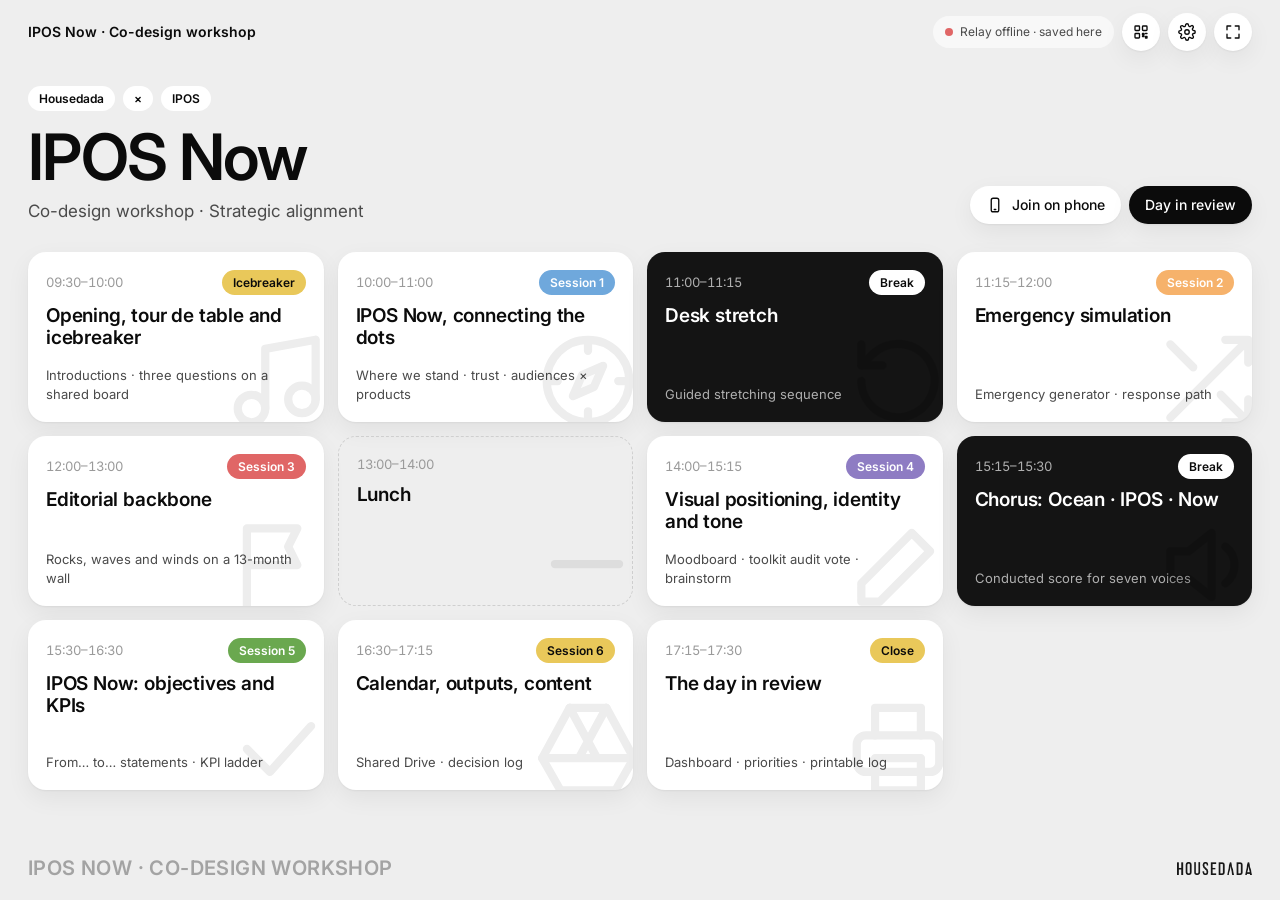
<file: index.html>
<!doctype html>
<html lang="en-GB">
<head>
<meta charset="utf-8">
<meta name="viewport" content="width=device-width,initial-scale=1,viewport-fit=cover">
<title>IPOS Now · Workshop board</title>
<meta name="description" content="Facilitator board for the IPOS Now co-design workshop, by Housedada.">
<link rel="preconnect" href="https://fonts.googleapis.com">
<link rel="preconnect" href="https://fonts.gstatic.com" crossorigin>
<link href="https://fonts.googleapis.com/css2?family=Inter:wght@400;500;600;700&display=swap" rel="stylesheet">
<link rel="stylesheet" href="css/style.css">
<link rel="icon" href="data:image/svg+xml,%3Csvg xmlns='http://www.w3.org/2000/svg' viewBox='0 0 32 32'%3E%3Crect width='32' height='32' rx='8' fill='%23111'/%3E%3Cpath d='M6 19c3 0 3-4 6-4s3 4 6 4 3-4 6-4' stroke='%23fff' stroke-width='2.4' fill='none' stroke-linecap='round'/%3E%3C/svg%3E">
</head>
<body>
<div id="app">
  <header class="top"><nav class="crumbs" id="crumbs"></nav><div class="top-actions" id="topActions"></div></header>
  <main id="view"></main>
  <footer class="foot"><div class="foot-label" id="footLabel"></div><img class="wordmark" src="assets/housedada.png" alt="Housedada"></footer>
</div>
<div id="print"></div>
<script>window.IPOS_ROLE = "board";</script>
<script src="js/vendor/mqtt.min.js"></script>
<script src="js/vendor/qrcode.js"></script>
<script src="js/config.js"></script>
<script src="js/core.js"></script>
<script src="js/board.js"></script>
</body>
</html>
</file>
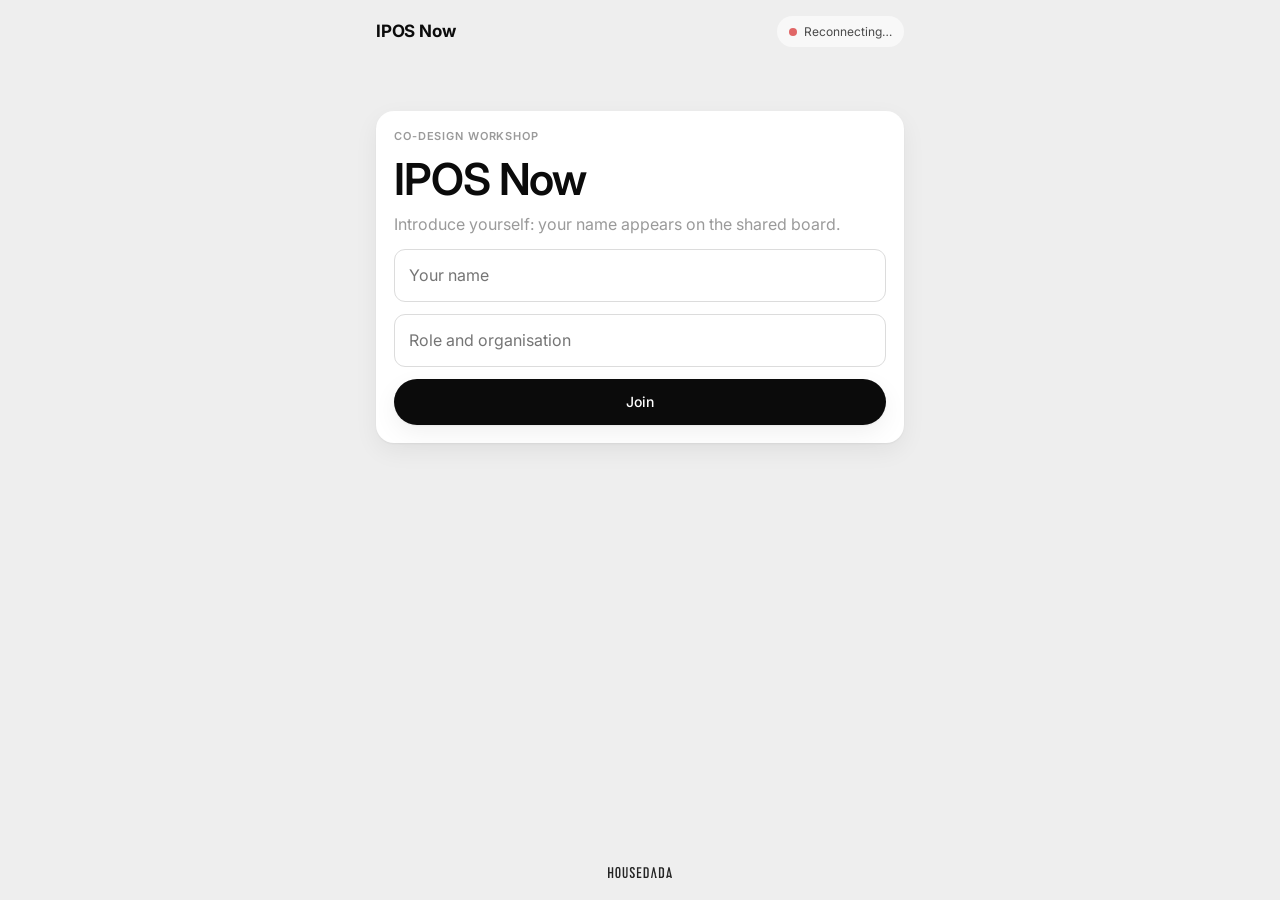
<file: m.html>
<!doctype html>
<html lang="en-GB">
<head>
<meta charset="utf-8">
<meta name="viewport" content="width=device-width,initial-scale=1,viewport-fit=cover">
<meta name="theme-color" content="#EEEEEE">
<title>IPOS Now · Contribute</title>
<meta name="description" content="Participant view of the IPOS Now co-design workshop, by Housedada.">
<link rel="preconnect" href="https://fonts.googleapis.com">
<link rel="preconnect" href="https://fonts.gstatic.com" crossorigin>
<link href="https://fonts.googleapis.com/css2?family=Inter:wght@400;500;600;700&display=swap" rel="stylesheet">
<link rel="stylesheet" href="css/style.css">
<link rel="icon" href="data:image/svg+xml,%3Csvg xmlns='http://www.w3.org/2000/svg' viewBox='0 0 32 32'%3E%3Crect width='32' height='32' rx='8' fill='%23111'/%3E%3Cpath d='M6 19c3 0 3-4 6-4s3 4 6 4 3-4 6-4' stroke='%23fff' stroke-width='2.4' fill='none' stroke-linecap='round'/%3E%3C/svg%3E">
</head>
<body class="mobile">
<div class="m-app">
  <header class="m-top"><div class="m-brand">IPOS Now</div><span id="sync"></span></header>
  <main class="m-main" id="mv"></main>
  <footer class="m-foot"><img src="assets/housedada.png" alt="Housedada"></footer>
</div>
<script>window.IPOS_ROLE = "phone";</script>
<script src="js/vendor/mqtt.min.js"></script>
<script src="js/config.js"></script>
<script src="js/core.js"></script>
<script src="js/mobile.js"></script>
</body>
</html>
</file>
<file: css/style.css>
/* IPOS Now · Co-design workshop — Housedada
   Visual identity: light grey ground, Inter, rounded tiles, pastel tags. */

:root{
  --bg:#EEEEEE; --paper:#FFFFFF; --ink:#0B0B0B; --ink2:#4A4A4A; --muted:#9A9A9A; --line:#DCDCDC; --dark:#141414;
  --orange:#F6B26B; --blue:#6FA8DC; --red:#E06666; --purple:#8E7CC3; --green:#6AA84F; --yellow:#E9C85A;
  --t-orange:#FCE6CC; --t-blue:#D9E8F6; --t-red:#F7D6D6; --t-purple:#E4DFF2; --t-green:#DAEDD2; --t-yellow:#F8EDC6; --t-white:#FFFFFF;
  --r:18px; --r-s:11px; --r-xs:8px;
  --sh:0 1px 2px rgba(0,0,0,.05),0 8px 24px rgba(0,0,0,.06);
  --sh-lift:0 2px 4px rgba(0,0,0,.06),0 18px 40px rgba(0,0,0,.12);
  --ease:cubic-bezier(.2,.8,.2,1);
  --top:64px; --foot:64px;
  font-synthesis:none;
}
*{box-sizing:border-box}
html,body{margin:0;height:100%}
body{background:var(--bg);color:var(--ink);font-family:Inter,system-ui,-apple-system,"Segoe UI",Roboto,sans-serif;font-size:15px;line-height:1.45;-webkit-font-smoothing:antialiased;overflow:hidden}
button,input,textarea,select{font:inherit;color:inherit}
button{cursor:pointer}
a{color:inherit}
::selection{background:var(--t-blue)}

/* ---------- shell ---------- */
#app{display:grid;grid-template-rows:var(--top) 1fr var(--foot);height:100vh;height:100dvh}
.top{display:flex;align-items:center;justify-content:space-between;gap:16px;padding:0 28px;min-width:0}
.crumbs{display:flex;align-items:center;gap:8px;font-size:14px;color:var(--muted);min-width:0;white-space:nowrap;overflow:hidden}
.crumbs a{text-decoration:none;color:var(--ink2);padding:6px 12px;border-radius:999px;background:var(--paper);box-shadow:var(--sh);transition:transform .2s var(--ease)}
.crumbs a:hover{transform:translateY(-1px)}
.crumbs .sep{opacity:.6}
.crumbs .here{color:var(--ink);font-weight:600;overflow:hidden;text-overflow:ellipsis}
.top-actions{display:flex;align-items:center;gap:8px;flex-shrink:0}
main#view{position:relative;overflow:hidden;min-height:0}
.foot{display:flex;align-items:center;justify-content:space-between;padding:0 28px;gap:16px}
.foot-label{font-size:20px;font-weight:600;letter-spacing:.02em;color:#A3A3A3;text-transform:uppercase;white-space:nowrap;overflow:hidden;text-overflow:ellipsis}
.wordmark{height:13px;opacity:.9}

/* ---------- primitives ---------- */
.btn{display:inline-flex;align-items:center;gap:8px;border:0;border-radius:999px;padding:9px 16px;background:var(--paper);box-shadow:var(--sh);font-size:14px;font-weight:500;transition:transform .2s var(--ease),box-shadow .2s var(--ease),background .2s}
.btn:hover{transform:translateY(-1px);box-shadow:var(--sh-lift)}
.btn:active{transform:translateY(0) scale(.98)}
.btn.dark{background:var(--ink);color:#fff}
.btn.ghost{background:transparent;box-shadow:none}
.btn.ghost:hover{background:rgba(0,0,0,.05)}
.btn.icon{padding:9px;width:38px;height:38px;justify-content:center}
.btn.sm{padding:6px 12px;font-size:13px}
.btn[disabled]{opacity:.4;pointer-events:none}
.btn svg{width:18px;height:18px;flex-shrink:0}
.btn.live{background:var(--ink);color:#fff}
.btn.live .dot{background:#7CF29A}
.dot{width:8px;height:8px;border-radius:50%;background:var(--muted);display:inline-block}
.btn.live .dot,.pulse{animation:pulse 1.8s infinite}
@keyframes pulse{0%{box-shadow:0 0 0 0 rgba(124,242,154,.7)}70%{box-shadow:0 0 0 8px rgba(124,242,154,0)}100%{box-shadow:0 0 0 0 rgba(124,242,154,0)}}
.pill{display:inline-flex;align-items:center;gap:6px;border-radius:999px;padding:4px 11px;font-size:12px;font-weight:600;background:var(--paper);color:var(--ink);white-space:nowrap}
.pill.orange{background:var(--orange)} .pill.blue{background:var(--blue)} .pill.red{background:var(--red)} .pill.purple{background:var(--purple)} .pill.green{background:var(--green)} .pill.yellow{background:var(--yellow)}
.pill.orange,.pill.blue,.pill.red,.pill.purple,.pill.green{color:#fff}
.sync{font-size:12px;color:var(--ink2);display:inline-flex;align-items:center;gap:7px;padding:7px 12px;border-radius:999px;background:rgba(255,255,255,.6)}
.sync .dot.ok{background:var(--green)} .sync .dot.busy{background:var(--orange)} .sync .dot.err{background:var(--red)} .sync .dot.local{background:var(--muted)}
.input,.textarea,.select{width:100%;border:1px solid var(--line);background:var(--paper);border-radius:var(--r-s);padding:10px 12px;outline:none;transition:border-color .2s,box-shadow .2s}
.input:focus,.textarea:focus,.select:focus{border-color:#B8B8B8;box-shadow:0 0 0 4px rgba(0,0,0,.05)}
.textarea{resize:vertical;min-height:84px}
.label{font-size:11px;font-weight:600;letter-spacing:.08em;text-transform:uppercase;color:var(--muted)}
.h-xl{font-size:clamp(36px,5vw,64px);font-weight:600;letter-spacing:-.025em;line-height:1}
.h-l{font-size:28px;font-weight:600;letter-spacing:-.015em;line-height:1.1}
.h-m{font-size:19px;font-weight:600;letter-spacing:-.01em}
.muted{color:var(--muted)}
.tabs{display:inline-flex;background:rgba(0,0,0,.05);border-radius:999px;padding:4px;gap:2px}
.tab{border:0;background:transparent;border-radius:999px;padding:7px 15px;font-size:13.5px;font-weight:500;color:var(--ink2);transition:background .25s var(--ease),color .25s}
.tab.on{background:var(--paper);color:var(--ink);box-shadow:var(--sh)}
.empty{color:var(--muted);font-size:14px;text-align:center;padding:24px}

/* ---------- view frame ---------- */
.frame{position:absolute;inset:0 28px 0 28px;display:flex;flex-direction:column;gap:14px;min-height:0}
.frame-head{display:flex;align-items:flex-end;justify-content:space-between;gap:16px;flex-wrap:wrap}
.frame-head .h-l{display:flex;align-items:center;gap:12px}
.frame-body{flex:1;min-height:0;position:relative}
.panel{background:var(--paper);border-radius:var(--r);box-shadow:var(--sh)}
.scroll{overflow:auto}
.vr{position:absolute;right:-14px;top:0;bottom:0;width:1px;background:#CFCFCF}

/* ---------- entry animations ---------- */
.enter{animation:enter .45s var(--ease) both}
@keyframes enter{from{opacity:0;transform:translateY(10px) scale(.96)}to{opacity:1;transform:none}}
.leave{animation:leave .25s ease both;pointer-events:none}
@keyframes leave{to{opacity:0;transform:scale(.92)}}
.stagger>*{animation:enter .55s var(--ease) both}
.view-in{animation:viewin .5s var(--ease) both}
@keyframes viewin{from{opacity:0;transform:translateY(14px)}to{opacity:1;transform:none}}

/* ---------- landing ---------- */
.landing{position:absolute;inset:0;overflow:auto;padding:12px 28px 28px}
.hero{display:flex;justify-content:space-between;align-items:flex-end;gap:24px;flex-wrap:wrap;margin:10px 0 28px}
.hero .sub{font-size:17px;color:var(--ink2);margin-top:10px}
.grid-agenda{display:grid;grid-template-columns:repeat(auto-fill,minmax(250px,1fr));gap:14px}
.tile{position:relative;display:flex;flex-direction:column;gap:10px;min-height:170px;padding:18px;border-radius:var(--r);background:var(--paper);box-shadow:var(--sh);text-decoration:none;color:inherit;overflow:hidden;transition:transform .3s var(--ease),box-shadow .3s var(--ease)}
.tile:hover{transform:translateY(-3px);box-shadow:var(--sh-lift)}
.tile .time{font-size:13px;color:var(--muted);font-variant-numeric:tabular-nums}
.tile .t-title{font-size:19px;font-weight:600;letter-spacing:-.01em;line-height:1.15}
.tile .t-desc{font-size:13px;color:var(--ink2);margin-top:auto}
.tile .t-top{display:flex;justify-content:space-between;align-items:center}
.tile.dark{background:var(--dark);color:#fff}
.tile.dark .time,.tile.dark .t-desc{color:#AFAFAF}
.tile.muted{background:transparent;box-shadow:none;border:1px dashed #CFCFCF;pointer-events:none}
.tile .live-tag{display:none}
.tile.is-live .live-tag{display:inline-flex}
.tile .glyph{position:absolute;right:-10px;bottom:-14px;width:110px;height:110px;opacity:.07;transition:transform .5s var(--ease),opacity .4s}
.tile:hover .glyph{transform:rotate(-8deg) scale(1.08);opacity:.13}
.tile.dark .glyph{opacity:.16;filter:invert(1)}

/* ---------- drawer ---------- */
.scrim{position:fixed;inset:0;background:rgba(20,20,20,.28);backdrop-filter:blur(2px);z-index:50;animation:fade .25s ease both}
@keyframes fade{from{opacity:0}}
.drawer{position:fixed;top:12px;right:12px;bottom:12px;width:min(460px,calc(100vw - 24px));background:var(--bg);border-radius:var(--r);box-shadow:var(--sh-lift);z-index:51;display:flex;flex-direction:column;animation:slidein .4s var(--ease) both}
@keyframes slidein{from{transform:translateX(30px);opacity:0}}
.drawer-head{display:flex;justify-content:space-between;align-items:center;padding:18px 20px}
.drawer-body{flex:1;overflow:auto;padding:0 20px 24px;display:flex;flex-direction:column;gap:16px}
.field{display:flex;flex-direction:column;gap:6px}
.row{display:flex;gap:8px;align-items:center;flex-wrap:wrap}
.modal{position:fixed;left:50%;top:50%;transform:translate(-50%,-50%);z-index:51;background:var(--paper);border-radius:24px;box-shadow:var(--sh-lift);padding:28px;width:min(560px,calc(100vw - 32px));animation:pop .4s var(--ease) both;max-height:calc(100vh - 32px);overflow:auto}
@keyframes pop{from{opacity:0;transform:translate(-50%,-46%) scale(.96)}}
.qr-box{display:flex;gap:24px;align-items:center;flex-wrap:wrap}
.qr-box #qr{background:#fff;padding:12px;border-radius:16px;box-shadow:inset 0 0 0 1px var(--line)}
.qr-box #qr img,.qr-box #qr canvas{display:block;width:240px;height:240px}
.url{font-size:12px;word-break:break-all;color:var(--ink2);background:var(--bg);padding:10px;border-radius:10px}

/* ---------- toast ---------- */
.toast{position:fixed;left:50%;bottom:84px;transform:translateX(-50%);background:var(--ink);color:#fff;border-radius:999px;padding:10px 10px 10px 18px;display:flex;align-items:center;gap:12px;font-size:14px;z-index:80;animation:toast .35s var(--ease) both;box-shadow:var(--sh-lift)}
.toast button{border:0;background:rgba(255,255,255,.14);color:#fff;border-radius:999px;padding:6px 12px;font-size:13px}
@keyframes toast{from{opacity:0;transform:translate(-50%,10px)}}

/* ---------- cards ---------- */
.card{position:relative;background:var(--paper);border-radius:14px;box-shadow:var(--sh);padding:12px 14px 10px;font-size:14.5px;line-height:1.35;touch-action:none;user-select:none;transition:box-shadow .2s,transform .2s var(--ease)}
.card[data-c="orange"]{background:var(--t-orange)} .card[data-c="blue"]{background:var(--t-blue)} .card[data-c="red"]{background:var(--t-red)} .card[data-c="purple"]{background:var(--t-purple)} .card[data-c="green"]{background:var(--t-green)} .card[data-c="yellow"]{background:var(--t-yellow)}
.card .txt{outline:none;white-space:pre-wrap;word-break:break-word;min-height:1.3em;cursor:text;user-select:text}
.card .txt:empty::before{content:attr(data-ph);color:var(--muted)}
.card .meta{display:flex;justify-content:space-between;align-items:center;margin-top:8px;font-size:11px;color:rgba(0,0,0,.45);gap:6px}
.card .tools{display:flex;gap:2px;opacity:0;transition:opacity .2s}
.card:hover .tools,.card:focus-within .tools{opacity:1}
.card .tools button{border:0;background:transparent;width:22px;height:22px;border-radius:6px;display:grid;place-items:center;color:rgba(0,0,0,.5);padding:0}
.card .tools button:hover{background:rgba(0,0,0,.07);color:#000}
.card .tools svg{width:14px;height:14px}
.card.dragging{box-shadow:var(--sh-lift);transform:rotate(-1.2deg) scale(1.03);z-index:30;cursor:grabbing}
.card .grip{cursor:grab}
.swatches{display:flex;gap:4px}
.swatches i{width:12px;height:12px;border-radius:50%;cursor:pointer;box-shadow:inset 0 0 0 1px rgba(0,0,0,.12)}

/* canvas board */
.canvas-wrap{position:absolute;inset:0;overflow:auto;border-radius:var(--r);background:
  radial-gradient(circle at 1px 1px,rgba(0,0,0,.09) 1px,transparent 1.3px) 0 0/22px 22px, var(--bg);box-shadow:inset 0 0 0 1px #E2E2E2}
.canvas{position:relative;min-height:100%}
.canvas .card{position:absolute;width:210px}
.canvas svg.links{position:absolute;inset:0;width:100%;height:100%;pointer-events:none;overflow:visible}
.canvas svg.links path{fill:none;stroke:#5a5a5a;stroke-width:1.6;stroke-dasharray:5 5;pointer-events:stroke;cursor:pointer;animation:dash 18s linear infinite}
.canvas svg.links path:hover{stroke:var(--red);stroke-width:3}
@keyframes dash{to{stroke-dashoffset:-400}}
.card .port{position:absolute;right:-7px;top:50%;width:14px;height:14px;margin-top:-7px;border-radius:50%;background:var(--paper);box-shadow:0 0 0 1.5px #777;opacity:0;cursor:crosshair;transition:opacity .2s,transform .2s}
.card:hover .port{opacity:1}
.card .port:hover{transform:scale(1.25)}
.linking .card{cursor:crosshair}
.linking .card.src{box-shadow:0 0 0 2px var(--ink),var(--sh-lift)}
.adder{position:absolute;left:16px;bottom:16px;z-index:20;display:flex;gap:8px;align-items:center;background:var(--paper);border-radius:999px;padding:6px;box-shadow:var(--sh-lift)}
.adder input{border:0;outline:none;background:transparent;padding:6px 10px;width:260px}
.counter{font-variant-numeric:tabular-nums}

/* figure corner (icebreaker) */
.corner{position:absolute;left:18px;top:18px;width:250px;z-index:5;pointer-events:none}
.corner .fig{width:250px;height:250px;border-radius:var(--r);overflow:hidden;background:#DADADA;box-shadow:var(--sh);position:relative}
.corner .fig img{width:100%;height:100%;object-fit:cover;object-position:50% 18%;animation:kenburns 26s ease-in-out infinite alternate}
@keyframes kenburns{from{transform:scale(1.02)}to{transform:scale(1.12) translate(-2%,-2%)}}
.corner .fig svg{width:100%;height:100%}
.corner .q{margin-top:14px;font-size:24px;font-weight:600;letter-spacing:-.015em;line-height:1.1}
.corner .qs{margin-top:6px;font-size:14px;color:var(--ink2)}

/* presentation */
.pres{position:absolute;inset:0;border-radius:var(--r);overflow:hidden;background:var(--dark);box-shadow:var(--sh)}
.pres iframe{position:absolute;inset:0;width:100%;height:100%;border:0;background:#fff}
.pres .ph{position:absolute;inset:0;display:grid;place-items:center;color:#cfcfcf;text-align:center;padding:24px}
.pres .ph .row{justify-content:center}
.pres-bar{position:absolute;right:12px;top:12px;display:flex;gap:6px;z-index:2;opacity:.25;transition:opacity .2s}
.pres:hover .pres-bar{opacity:1}

/* S1 niche */
.niche{position:absolute;inset:0;display:grid;grid-template-columns:290px 1fr 320px;gap:14px}
.actors{padding:14px;display:flex;flex-direction:column;gap:8px;overflow:auto}
.actor{display:flex;align-items:center;gap:8px;padding:6px 6px 6px 10px;border-radius:12px;background:var(--bg);transition:background .2s}
.actor input{border:0;background:transparent;outline:none;flex:1;min-width:0;font-weight:500}
.actor .sw{width:12px;height:12px;border-radius:50%;flex-shrink:0}
.actor .n{font-size:11px;color:var(--muted);font-variant-numeric:tabular-nums}
.actor.focus{background:var(--ink);color:#fff}
.actor.focus .n{color:#bbb}
.actor button{border:0;background:transparent;opacity:.4;padding:2px;display:grid;place-items:center}
.actor button:hover{opacity:1}
.actor button svg{width:14px;height:14px}
.map{position:relative;padding:14px;display:flex;flex-direction:column;gap:8px;min-width:0}
.map svg{flex:1;width:100%;min-height:0}
.map .axes{display:flex;justify-content:space-between;align-items:center;gap:8px;flex-wrap:wrap}
.map .select{width:auto;padding:6px 10px;border-radius:999px}
.plot-actor{transition:transform .8s var(--ease)}
.profile{padding:16px;overflow:auto;display:flex;flex-direction:column;gap:18px}
.dim .dl{font-size:13px;font-weight:600;margin-bottom:6px}
.dim svg{width:100%;height:46px;overflow:visible}

/* S2 slot */
.s2{position:absolute;inset:0;display:grid;grid-template-columns:minmax(300px,380px) 1fr;gap:14px}
.s2-left{display:flex;flex-direction:column;gap:14px;min-height:0}
.machine{background:var(--dark);color:#fff;border-radius:var(--r);padding:16px;box-shadow:var(--sh);position:relative;overflow:hidden}
.machine .lights{display:flex;gap:6px;margin-bottom:12px}
.machine .lights i{width:7px;height:7px;border-radius:50%;background:#444}
.machine.spinning .lights i{animation:blink .5s infinite alternate}
.machine.spinning .lights i:nth-child(2n){animation-delay:.25s}
@keyframes blink{to{background:var(--yellow);box-shadow:0 0 10px var(--yellow)}}
.reels{display:grid;grid-template-columns:64px 1fr;gap:8px}
.reel{position:relative;height:120px;overflow:hidden;border-radius:12px;background:#1f1f1f;box-shadow:inset 0 10px 18px rgba(0,0,0,.6),inset 0 -10px 18px rgba(0,0,0,.6)}
.reel::after{content:"";position:absolute;inset:0;background:linear-gradient(#1f1f1f 0,transparent 30%,transparent 70%,#1f1f1f 100%);pointer-events:none}
.reel .strip{position:absolute;left:0;right:0;top:0;will-change:transform}
.reel .cell{height:120px;display:flex;align-items:center;padding:0 12px;font-size:14px;line-height:1.3;color:#eee;overflow:hidden}
.reel.num .cell{justify-content:center;font-size:52px;font-weight:600;color:var(--yellow);padding:0}
.lever{margin-top:12px;width:100%;justify-content:center;background:var(--yellow);color:#000;font-weight:600}
.challenge{padding:16px;display:flex;flex-direction:column;gap:10px}
.challenge .txt{font-size:17px;font-weight:500;line-height:1.35}
.tray{flex:1;min-height:0;padding:14px;display:flex;flex-direction:column;gap:10px}
.tray-list{flex:1;overflow:auto;display:flex;flex-direction:column;gap:8px;padding:4px;border-radius:12px;min-height:60px;transition:background .2s}
.drop-hot{background:rgba(0,0,0,.05)!important;box-shadow:inset 0 0 0 2px rgba(0,0,0,.18)!important}
.block{background:var(--t-yellow);border-radius:12px;padding:10px 12px;box-shadow:var(--sh);cursor:grab;touch-action:none;user-select:none;font-size:14px;display:flex;gap:8px;align-items:flex-start}
.block .txt{flex:1;outline:none;cursor:text;user-select:text;white-space:pre-wrap;word-break:break-word}
.block .x{border:0;background:transparent;opacity:.35;padding:0;display:grid;place-items:center}
.block .x:hover{opacity:1}
.block .x svg{width:14px;height:14px}
.drag-ghost{position:fixed;z-index:90;pointer-events:none;transform:rotate(-2deg) scale(1.03);box-shadow:var(--sh-lift);opacity:.95}
.track{position:relative;padding:22px;overflow:auto}
.track svg.road{position:absolute;inset:0;width:100%;height:100%;pointer-events:none;overflow:visible}
.track svg.road path{fill:none;stroke:#cfcfcf;stroke-width:14;stroke-linecap:round;stroke-linejoin:round}
.track svg.road path.dash{stroke:#fff;stroke-width:2;stroke-dasharray:8 10;animation:dash 30s linear infinite}
.lane-grid{position:relative;display:grid;gap:26px 22px;align-content:start}
.spot{position:relative;min-height:112px;border-radius:16px;background:rgba(255,255,255,.75);border:1.5px dashed #C6C6C6;padding:26px 10px 10px;display:flex;flex-direction:column;transition:background .2s,border-color .2s,transform .3s var(--ease)}
.spot .no{position:absolute;left:10px;top:7px;font-size:11px;font-weight:700;color:var(--muted);letter-spacing:.05em}
.spot.filled{border-style:solid;border-color:transparent;background:var(--paper)}
.spot .block{box-shadow:none}
.flag{display:flex;align-items:center;justify-content:center;flex-direction:column;gap:6px;border-radius:16px;min-height:112px;font-weight:700;letter-spacing:.12em;font-size:13px}
.flag.start{background:var(--ink);color:#fff}
.flag.finish{background:repeating-conic-gradient(#111 0 25%,#fff 0 50%) 0 0/18px 18px;color:#111}
.flag.finish span{background:#fff;padding:4px 10px;border-radius:999px}
.flag svg{width:22px;height:22px}
.rounds{display:flex;gap:6px;flex-wrap:wrap}

/* S3 timeline */
.tl{position:absolute;inset:0;overflow:auto;border-radius:var(--r)}
.tl-grid{display:grid;min-width:max-content}
.tl-h{position:sticky;top:0;z-index:3;background:var(--bg);padding:8px 8px 10px;font-size:12px;font-weight:600;color:var(--ink2);text-align:left}
.tl-h small{display:block;font-weight:500;color:var(--muted)}
.tl-rowh{position:sticky;left:0;z-index:2;background:var(--bg);padding:10px 12px 10px 4px;display:flex;flex-direction:column;gap:6px}
.tl-rowh .h-m{display:flex;align-items:center;gap:8px}
.tl-rowh svg.lg{width:26px;height:26px}
.tl-cell{min-height:150px;margin:3px;border-radius:12px;background:rgba(255,255,255,.55);padding:6px;display:flex;flex-direction:column;gap:6px;transition:background .2s}
.tl-cell.tray{background:rgba(255,255,255,.95);box-shadow:var(--sh)}
.tl-cell .card{width:auto;font-size:13px;padding:8px 10px 6px}
.tl-cell .card .meta{margin-top:4px}
.mini-add{border:0;background:transparent;color:var(--muted);font-size:13px;text-align:left;padding:4px 6px;border-radius:8px}
.mini-add:hover{background:rgba(0,0,0,.05);color:var(--ink)}

/* S4 audit */
.audit{position:absolute;inset:0;display:grid;grid-template-columns:1.25fr 1fr;gap:14px}
.audit-pdf{position:relative}
.cols4{display:grid;grid-template-columns:repeat(2,1fr);grid-template-rows:1fr 1fr;gap:10px;min-height:0}
.col{display:flex;flex-direction:column;gap:8px;padding:12px;border-radius:var(--r);background:var(--paper);box-shadow:var(--sh);min-height:0}
.col-h{display:flex;align-items:center;justify-content:space-between}
.col-list{flex:1;overflow:auto;display:flex;flex-direction:column;gap:6px;border-radius:10px;padding:2px;min-height:40px}
.col-list .card{font-size:13px;padding:8px 10px 6px}

/* chorus */
.chorus{position:absolute;inset:0;display:grid;grid-template-rows:auto 1fr;gap:12px}
.ch-bar{display:flex;align-items:center;gap:12px;flex-wrap:wrap}
.ch-score{position:relative;display:flex;flex-direction:column;gap:8px;min-height:0}
.lane{position:relative;display:grid;grid-template-columns:210px 1fr;gap:10px;flex:1;min-height:0}
.lane-h{border-radius:14px;padding:10px 14px;display:flex;flex-direction:column;justify-content:center;color:#111;cursor:pointer;transition:transform .2s var(--ease)}
.lane-h:active{transform:scale(.98)}
.lane-h b{font-size:15px}
.lane-h small{font-size:12px;opacity:.75}
.lane-track{position:relative;border-radius:14px;background:rgba(255,255,255,.55);overflow:hidden;transition:opacity .4s}
.lane.rest .lane-track{opacity:.35}
.lane.rest .lane-h{filter:saturate(.3);opacity:.6}
.note{position:absolute;top:12%;bottom:12%;border-radius:10px;display:flex;align-items:center;padding:0 10px;font-weight:600;font-size:clamp(12px,1.4vw,18px);color:#111;overflow:hidden;white-space:nowrap;transition:transform .15s var(--ease),filter .15s,box-shadow .15s}
.note.on{transform:scaleY(1.12);box-shadow:0 0 0 3px #111,0 10px 26px rgba(0,0,0,.18);filter:saturate(1.3) brightness(1.03);z-index:2}
.playhead{position:absolute;top:-4px;bottom:-4px;width:2px;background:#111;border-radius:2px;pointer-events:none;z-index:4;box-shadow:0 0 0 4px rgba(17,17,17,.06)}
.beats{position:absolute;inset:0;display:grid;pointer-events:none}
.beats i{border-left:1px solid rgba(0,0,0,.05)}
.beats i:nth-child(4n+1){border-left-color:rgba(0,0,0,.14)}
.ch-big{font-size:38px;font-weight:700;letter-spacing:-.02em;font-variant-numeric:tabular-nums;min-width:120px}
.range{accent-color:#111}

/* stretch */
.stretch{position:absolute;inset:0;display:grid;grid-template-columns:1.1fr 1fr;gap:14px}
.st-stage{display:flex;flex-direction:column;align-items:center;justify-content:center;gap:14px;padding:24px;position:relative}
.st-ring{position:relative;width:min(46vh,380px);aspect-ratio:1}
.st-ring svg.ring{position:absolute;inset:0;transform:rotate(-90deg)}
.st-ring svg.ring circle{fill:none;stroke-width:2.2}
.st-ring .fig{position:absolute;inset:16%}
.st-ring .fig svg{width:100%;height:100%}
.st-name{font-size:30px;font-weight:600;letter-spacing:-.02em;text-align:center}
.st-cue{font-size:16px;color:var(--ink2);text-align:center;max-width:420px}
.st-time{font-size:15px;font-variant-numeric:tabular-nums;color:var(--muted)}
.st-list{display:grid;grid-template-columns:repeat(2,1fr);gap:10px;align-content:start;overflow:auto;padding:2px}
.st-item{display:flex;gap:12px;align-items:center;padding:12px;border-radius:16px;background:var(--paper);box-shadow:var(--sh);border:0;text-align:left;transition:transform .25s var(--ease),background .25s}
.st-item:hover{transform:translateY(-2px)}
.st-item.on{background:var(--ink);color:#fff}
.st-item.on svg{filter:invert(1)}
.st-item svg{width:54px;height:54px;flex-shrink:0}
.st-item b{display:block;font-size:14.5px}
.st-item small{color:var(--muted);font-size:12px}
.fig-svg .lim{stroke:#111;stroke-width:5;stroke-linecap:round;stroke-linejoin:round;fill:none}
.fig-svg .hd{fill:#111}
.fig-svg .desk{stroke:#BDBDBD;stroke-width:4;stroke-linecap:round}
.fig-svg .anim{transform-box:fill-box}
.a-tilt{animation:tilt 3s ease-in-out infinite;transform-origin:50% 100%}
@keyframes tilt{0%,100%{transform:rotate(-14deg)}50%{transform:rotate(14deg)}}
.a-roll{animation:roll 2.4s ease-in-out infinite;transform-origin:50% 50%}
@keyframes roll{0%{transform:translate(0,0)}25%{transform:translate(2px,-4px)}50%{transform:translate(0,-6px)}75%{transform:translate(-2px,-3px)}100%{transform:translate(0,0)}}
.a-reach{animation:reach 2.8s ease-in-out infinite}
@keyframes reach{0%,100%{transform:translateY(5px)}50%{transform:translateY(-5px)}}
.a-twist{animation:twist 3.2s ease-in-out infinite;transform-origin:50% 100%}
@keyframes twist{0%,100%{transform:scaleX(1)}50%{transform:scaleX(.72)}}
.a-wrist{animation:wrist 2.2s ease-in-out infinite;transform-origin:0% 50%}
@keyframes wrist{0%,100%{transform:rotate(0)}50%{transform:rotate(-28deg)}}
.a-open{animation:open 3s ease-in-out infinite;transform-origin:50% 0%}
@keyframes open{0%,100%{transform:scaleX(1)}50%{transform:scaleX(1.18)}}
.a-breath{animation:breath 4s ease-in-out infinite;transform-origin:50% 100%}
@keyframes breath{0%,100%{transform:scale(1)}50%{transform:scale(1.06)}}

/* S5 */
.s5{position:absolute;inset:0;display:grid;grid-template-columns:300px 1fr;gap:14px}
.pool{padding:14px;display:flex;flex-direction:column;gap:10px;min-height:0}
.pool-list{flex:1;overflow:auto;display:flex;flex-direction:column;gap:8px;padding:2px}
.stmt .ft{display:grid;grid-template-columns:auto 1fr;gap:2px 8px;align-items:baseline}
.stmt .ft span{font-size:10.5px;font-weight:700;letter-spacing:.08em;color:rgba(0,0,0,.4);text-transform:uppercase}
.stmt .ft .txt{min-height:1.2em}
.kpi-tag{font-size:10px;font-weight:700;letter-spacing:.08em;text-transform:uppercase;color:rgba(0,0,0,.45)}
.otable{overflow:auto;padding:6px 2px 2px}
.orow{display:grid;grid-template-columns:minmax(220px,1.1fr) minmax(390px,1.3fr) minmax(320px,1.4fr) 34px;gap:10px;align-items:stretch;margin-bottom:10px}
.ohead{position:sticky;top:0;z-index:2;background:var(--bg);padding-bottom:4px}
.ohead>div{font-size:11px;font-weight:600;letter-spacing:.08em;text-transform:uppercase;color:var(--muted);padding:0 4px}
.ocell{background:var(--paper);border-radius:16px;box-shadow:var(--sh);padding:12px;min-height:150px;display:flex;flex-direction:column;gap:8px;transition:background .2s}
.obj-n{font-size:12px;font-weight:700;color:var(--muted)}
.obj-title{font-size:16px;font-weight:600;outline:none;min-height:2.4em;line-height:1.3;white-space:pre-wrap}
.obj-title:empty::before{content:attr(data-ph);color:var(--muted);font-weight:500}
.months{display:grid;grid-template-columns:repeat(13,1fr);gap:3px;user-select:none;touch-action:none}
.months .m{height:44px;border-radius:7px;background:var(--bg);display:flex;align-items:flex-end;justify-content:center;font-size:9.5px;color:var(--muted);padding-bottom:3px;cursor:pointer;transition:background .2s,color .2s,transform .2s var(--ease)}
.months .m:hover{transform:translateY(-2px)}
.months .m.on{background:var(--ink);color:#fff}
.ladder{display:flex;gap:4px}
.ladder button{flex:1;border:0;border-radius:999px;padding:4px 6px;font-size:11px;font-weight:600;background:var(--bg);color:var(--ink2);transition:background .2s}
.ladder button.on{background:var(--ink);color:#fff}
.kpi{background:var(--bg);border-radius:12px;padding:10px;display:flex;flex-direction:column;gap:6px;position:relative}
.kpi.warn{box-shadow:inset 0 0 0 1.5px var(--red)}
.kpi .warnmsg{font-size:11px;color:var(--red);font-weight:600}
.kpi .kt{font-weight:600;outline:none;white-space:pre-wrap}
.kpi .kt:empty::before{content:attr(data-ph);color:var(--muted);font-weight:500}
.kpi .kf{display:grid;grid-template-columns:1fr 1fr;gap:6px}
.kpi .kf input{border:0;background:var(--paper);border-radius:8px;padding:6px 8px;font-size:12.5px;outline:none;width:100%}
.kpi .x{position:absolute;right:6px;top:6px;border:0;background:transparent;opacity:.35;padding:2px}
.kpi .x:hover{opacity:1}
.kpi .x svg{width:14px;height:14px}
.row-x{border:0;background:transparent;opacity:.3;align-self:center}
.row-x:hover{opacity:1}

/* S6 */
.s6{position:absolute;inset:0;display:grid;grid-template-columns:1fr 360px;gap:14px}
.drive-tile{display:flex;flex-direction:column;justify-content:space-between;padding:28px;background:var(--dark);color:#fff;border-radius:var(--r);text-decoration:none;box-shadow:var(--sh);transition:transform .3s var(--ease)}
.drive-tile:hover{transform:translateY(-3px)}

/* decision log */
.dlog{padding:16px;display:flex;flex-direction:column;gap:10px;min-height:0}
.dlog-list{flex:1;overflow:auto;display:flex;flex-direction:column;gap:6px}
.ditem{display:flex;gap:10px;align-items:flex-start;background:var(--bg);border-radius:12px;padding:9px 10px;font-size:14px}
.ditem .s{font-size:10.5px;font-weight:700;color:var(--muted);letter-spacing:.06em;white-space:nowrap;margin-top:2px}
.ditem .txt{flex:1;outline:none;white-space:pre-wrap}
.ditem .x{border:0;background:transparent;opacity:.3;padding:0}
.ditem .x:hover{opacity:1}
.ditem .x svg{width:14px;height:14px}

/* close dashboard */
.dash{position:absolute;inset:0;overflow-x:auto;overflow-y:hidden;display:flex;gap:14px;scroll-snap-type:x proximity;padding-bottom:10px;scroll-behavior:smooth}
.dash::-webkit-scrollbar{height:8px}
.dash::-webkit-scrollbar-thumb{background:#ccc;border-radius:8px}
.dpanel{flex:0 0 auto;width:min(440px,82vw);scroll-snap-align:start;display:flex;flex-direction:column;gap:10px;padding:18px;min-height:0}
.dpanel.wide{width:min(640px,88vw)}
.dpanel.todo{background:var(--dark);color:#fff}
.dpanel .dp-body{flex:1;overflow:auto;display:flex;flex-direction:column;gap:8px}
.dp-n{font-size:12px;font-weight:700;color:var(--muted);letter-spacing:.08em}
.chip-list{display:flex;flex-wrap:wrap;gap:6px}
.chip{background:var(--bg);border-radius:10px;padding:6px 9px;font-size:13px;line-height:1.3}
.chip[data-c="orange"]{background:var(--t-orange)} .chip[data-c="blue"]{background:var(--t-blue)} .chip[data-c="red"]{background:var(--t-red)} .chip[data-c="purple"]{background:var(--t-purple)} .chip[data-c="green"]{background:var(--t-green)} .chip[data-c="yellow"]{background:var(--t-yellow)}
.mini-path{display:flex;flex-direction:column;gap:4px;counter-reset:st}
.mini-path div{display:flex;gap:8px;font-size:13px;align-items:baseline}
.mini-path div::before{counter-increment:st;content:counter(st);font-size:11px;font-weight:700;color:var(--muted);width:16px;flex-shrink:0}
.todo-item{display:grid;grid-template-columns:22px 1fr;gap:10px;align-items:start;background:rgba(255,255,255,.07);border-radius:12px;padding:10px}
.todo-item input[type=checkbox]{accent-color:#fff;width:18px;height:18px;margin:2px 0 0}
.todo-item .tt{outline:none;font-weight:500;white-space:pre-wrap}
.todo-item .tt:empty::before{content:attr(data-ph);color:#888}
.todo-item .tm{display:flex;gap:6px;margin-top:6px}
.todo-item .tm input{background:rgba(255,255,255,.1);border:0;border-radius:8px;padding:5px 8px;color:#fff;font-size:12px;width:50%;outline:none}
.todo-item.done .tt{text-decoration:line-through;opacity:.5}
.todo-item .x{border:0;background:transparent;color:#fff;opacity:.3;padding:0;justify-self:end}
.dash-nav{display:flex;gap:6px}

/* ---------- print ---------- */
#print{display:none}
@media print{
  @page{size:A4;margin:16mm 14mm}
  body{overflow:visible;background:#fff;font-size:10.5pt}
  #app,.toast,.scrim,.drawer,.modal{display:none!important}
  #print{display:block;color:#000}
  #print h1{font-size:26pt;letter-spacing:-.02em;margin:0 0 4pt}
  #print h2{font-size:15pt;margin:0 0 6pt;padding-top:4pt;border-top:1.5pt solid #000}
  #print h3{font-size:11pt;margin:10pt 0 4pt}
  #print section{break-inside:auto;margin-bottom:14pt}
  #print section.pb{break-before:page}
  #print .meta{color:#666;font-size:9.5pt}
  #print ul{margin:0;padding-left:14pt}
  #print li{margin:1.5pt 0}
  #print table{border-collapse:collapse;width:100%;font-size:9.5pt}
  #print th,#print td{border-bottom:.5pt solid #bbb;padding:3pt 4pt;text-align:left;vertical-align:top}
  #print .foot{display:flex;justify-content:space-between;margin-top:18pt;color:#888;font-size:9pt}
  #print svg{max-width:100%}
}

/* ---------- responsive ---------- */
@media (max-width:1100px){
  .niche{grid-template-columns:220px 1fr}
  .niche .profile{display:none}
  .s2{grid-template-columns:1fr}
  .s2-left{display:none}
  .audit{grid-template-columns:1fr}
  .audit-pdf{display:none}
  .stretch{grid-template-columns:1fr}
  .stretch .st-list{display:none}
  .s5{grid-template-columns:1fr}
  .s5 .pool{display:none}
  .s6{grid-template-columns:1fr}
}
@media (max-width:700px){
  :root{--top:56px;--foot:52px}
  .top,.foot{padding:0 16px}
  .frame{inset:0 16px}
  .landing{padding:8px 16px 20px}
  .foot-label{font-size:14px}
  .top-actions .hide-s{display:none}
}
@media (prefers-reduced-motion:reduce){*{animation:none!important;transition:none!important}}
.lane.cue .lane-h{animation:cue .5s ease-in-out infinite alternate}
@keyframes cue{to{box-shadow:0 0 0 4px #111;transform:scale(1.02)}}

/* ---------- mobile (participants) ---------- */
body.mobile{overflow:auto;font-size:16px}
.m-app{min-height:100dvh;display:flex;flex-direction:column;max-width:560px;margin:0 auto;padding:0 16px}
.m-top{display:flex;align-items:center;justify-content:space-between;padding:16px 0 10px;position:sticky;top:0;background:var(--bg);z-index:5}
.m-brand{font-weight:700;letter-spacing:-.01em;font-size:17px}
.m-main{flex:1;display:flex;flex-direction:column;gap:14px;padding-bottom:20px}
.m-foot{display:flex;justify-content:center;padding:18px 0 22px}
.m-foot img{height:11px;opacity:.85}
.chips{display:flex;gap:6px;overflow-x:auto;padding:2px 0 6px;scrollbar-width:none}
.chips::-webkit-scrollbar{display:none}
.chips button{flex:0 0 auto;border:0;border-radius:999px;padding:8px 14px;background:var(--paper);box-shadow:var(--sh);font-size:13.5px;font-weight:500;display:inline-flex;align-items:center;gap:6px;transition:background .25s,color .25s}
.chips button.on{background:var(--ink);color:#fff}
.chips .livedot{width:7px;height:7px;border-radius:50%;background:#3BB765;animation:pulse 1.8s infinite}
.m-card{background:var(--paper);border-radius:var(--r);box-shadow:var(--sh);padding:18px;display:flex;flex-direction:column;gap:12px}
.m-card .h-l{font-size:24px}
.m-q{display:flex;gap:14px;align-items:center}
.m-q .fig{width:76px;height:76px;border-radius:14px;overflow:hidden;flex-shrink:0;background:#D6D6D6}
.m-q .fig img{width:100%;height:100%;object-fit:cover;object-position:50% 18%}
.m-q .fig svg{width:100%;height:100%}
.m-send{justify-content:center;width:100%;padding:13px}
.m-mine{display:flex;flex-direction:column;gap:8px}
.m-item{background:var(--paper);border-radius:14px;padding:10px 12px;box-shadow:var(--sh);display:flex;gap:8px;align-items:flex-start}
.m-item[data-c="orange"]{background:var(--t-orange)} .m-item[data-c="blue"]{background:var(--t-blue)} .m-item[data-c="red"]{background:var(--t-red)} .m-item[data-c="purple"]{background:var(--t-purple)} .m-item[data-c="green"]{background:var(--t-green)} .m-item[data-c="yellow"]{background:var(--t-yellow)}
.m-item textarea{flex:1;border:0;background:transparent;resize:none;outline:none;font-size:15px;line-height:1.35;min-height:22px;padding:0}
.m-item .tag{font-size:10.5px;font-weight:700;letter-spacing:.06em;text-transform:uppercase;color:rgba(0,0,0,.45)}
.m-item button{border:0;background:transparent;opacity:.4;padding:2px}
.m-item button svg{width:16px;height:16px}
.seg{display:grid;grid-template-columns:repeat(3,1fr);gap:6px}
.seg button{border:0;border-radius:14px;padding:12px 6px;background:var(--bg);display:flex;flex-direction:column;align-items:center;gap:4px;font-weight:600;font-size:13.5px;transition:background .2s,color .2s}
.seg button svg{width:24px;height:24px}
.seg button.on{background:var(--ink);color:#fff}
.rate-actor{border-top:1px solid var(--line);padding-top:12px;display:flex;flex-direction:column;gap:8px}
.rate-actor:first-of-type{border-top:0;padding-top:0}
.rate-actor .an{font-weight:600}
.rate-row{display:grid;grid-template-columns:1fr auto;align-items:center;gap:8px;font-size:13px;color:var(--ink2)}
.dots5{display:flex;gap:5px}
.dots5 button{width:30px;height:30px;border-radius:50%;border:0;background:var(--bg);font-size:12px;font-weight:600;color:var(--muted);transition:background .2s,color .2s,transform .2s var(--ease)}
.dots5 button.on{background:var(--ink);color:#fff;transform:scale(1.06)}
.m-wait{display:flex;flex-direction:column;align-items:center;justify-content:center;text-align:center;gap:14px;padding:50px 10px;color:var(--ink2)}
.wave-anim{width:120px;height:40px}
.wave-anim path{fill:none;stroke:#111;stroke-width:2.5;stroke-linecap:round;stroke-dasharray:8 8;animation:dash 6s linear infinite}
.sent{animation:sent .6s var(--ease)}
@keyframes sent{30%{transform:scale(.97)}}
.crumbs a{display:inline-flex;align-items:center}
.crumbs svg{width:15px;height:15px}
.pres .ph .btn{color:var(--ink)}
.tl,.track,.cols4,.pool,.otable,.lane-grid,.dash{-webkit-user-select:none;user-select:none}
.dash .dp-body{user-select:text}

/* ---------- v2: reset, citations ---------- */
.reset-btn{opacity:.35}
.reset-btn:hover{opacity:1}
.cite{font-size:11.5px;color:var(--muted);font-style:italic}

/* icebreaker · who's here */
.people{position:absolute;inset:0;padding:6px 2px}
.people-grid{display:grid;grid-template-columns:repeat(auto-fill,minmax(220px,1fr));gap:12px}
.person{background:var(--paper);border-radius:var(--r);box-shadow:var(--sh);padding:18px 18px 16px;position:relative;overflow:hidden;min-height:108px;display:flex;flex-direction:column;justify-content:flex-end}
.person::before{content:"";position:absolute;right:-26px;top:-26px;width:86px;height:86px;border-radius:50%;background:hsl(var(--hue) 55% 82%);opacity:.8;animation:breath 6s ease-in-out infinite}
.person .pn{font-size:21px;font-weight:600;letter-spacing:-.01em;position:relative}
.person .pr{font-size:13px;color:var(--ink2);position:relative;margin-top:2px}
.people-empty{display:flex;flex-direction:column;gap:8px;align-items:center;justify-content:center;padding:12vh 0;text-align:center}

/* session 1 · stand */
.stand{position:absolute;inset:0;display:grid;grid-template-rows:1fr auto;gap:14px}
.stand-top{padding:18px 20px 12px;display:flex;flex-direction:column;gap:6px;min-height:0}
.stand-top svg{flex:1;width:100%;min-height:0}
.pdot{transition:transform .9s var(--ease)}
.draw{stroke-dasharray:600;stroke-dashoffset:600;animation:drawin 1.2s var(--ease) forwards}
@keyframes drawin{to{stroke-dashoffset:0}}
.stand-models{padding:16px 20px;display:flex;flex-direction:column;gap:10px}
.models{display:flex;gap:6px;height:76px}
.mseg{flex:1 1 0;border-radius:14px;padding:10px 14px;display:flex;flex-direction:column;justify-content:center;position:relative;overflow:hidden;transition:flex-grow .9s var(--ease);min-width:0}
.mseg b{font-size:15px} .mseg small{font-size:11.5px;opacity:.75;white-space:nowrap;overflow:hidden;text-overflow:ellipsis}
.mseg .mn{position:absolute;right:12px;top:10px;font-size:22px;font-weight:700;font-variant-numeric:tabular-nums}

/* session 1 · trust */
.trust{position:absolute;inset:0;display:grid;grid-template-columns:minmax(320px,.9fr) 1.1fr;gap:14px}
.trust-tri,.trust-bars{padding:18px 20px;display:flex;flex-direction:column;gap:8px;min-height:0}
.tri-holder{flex:1;min-height:0;display:flex;align-items:center;justify-content:center}
.tri-holder svg{width:100%;height:100%;max-height:520px;overflow:visible}
.tri-poly{animation:fade .8s ease both}
.tbars{flex:1;overflow:auto;display:flex;flex-direction:column;gap:9px;padding-top:6px}
.tbar{display:grid;grid-template-columns:minmax(150px,240px) 1fr 34px;gap:12px;align-items:center;font-size:14.5px}
.tbar .ttrack{height:22px;background:var(--bg);border-radius:999px;overflow:hidden}
.tbar .ttrack i{display:block;height:100%;width:0;background:#9CC0E3;border-radius:999px;transition:width .9s var(--ease)}
.tbar.lead .ttrack i{background:#2484C6}
.tbar .tn{font-weight:700;text-align:right}

/* session 1 · dots */
.dots{position:absolute;inset:0;display:grid;grid-template-columns:1fr 360px;gap:14px}
.dots-net{padding:14px 16px;display:flex;flex-direction:column;gap:6px;min-height:0}
.legend{display:flex;gap:16px;align-items:center;flex-wrap:wrap;font-size:13px}
.legend .lg{display:inline-flex;align-items:center;gap:6px}
.legend small{color:var(--muted)}
.legend .btn{margin-left:auto}
.net-holder{flex:1;min-height:0}
.net-holder svg{width:100%;height:100%}
.net-holder .link{transition:opacity .3s;stroke-linecap:round}
.net-holder .node{transition:opacity .3s}
.net-holder .node:hover circle{fill:#E06666}
.dots-side{padding:16px;display:flex;flex-direction:column;gap:10px;overflow:auto}
.mode-bar{display:flex;gap:3px;min-height:28px;border-radius:10px;overflow:hidden}
.mode-bar>div{color:#fff;font-size:11.5px;font-weight:600;display:flex;align-items:center;padding:0 8px;white-space:nowrap;overflow:hidden;transition:flex-grow .6s var(--ease)}
.dlist{display:flex;flex-direction:column;gap:6px}
.ditem2{background:var(--bg);border-radius:12px;padding:9px 11px;font-size:13.5px;display:flex;flex-direction:column;gap:4px}
.ditem2 .dh{line-height:1.35}
.mtag{display:inline-block;margin-left:6px;color:#fff;font-size:10.5px;font-weight:700;border-radius:999px;padding:1px 7px;vertical-align:1px}
.ditem2 .don{color:var(--ink2)}
.ditem2 .dm{display:flex;justify-content:space-between;font-size:11px;color:var(--muted)}
.ditem2 .x{border:0;background:transparent;opacity:.35;padding:0}
.ditem2 .x:hover{opacity:1}
.ditem2 .x svg{width:13px;height:13px}
.qadd summary{cursor:pointer;font-size:13px;color:var(--ink2);list-style:none}

/* session 4 · audit vote */
.audit{grid-template-columns:1.1fr 1fr}
.audit-side{padding:16px;display:flex;flex-direction:column;gap:10px;min-height:0}
.alist{flex:1;overflow:auto;display:flex;flex-direction:column;gap:6px;padding:2px}
.arow{display:grid;grid-template-columns:44px minmax(0,1fr) 120px 118px 36px;gap:10px;align-items:center;padding:7px 8px;border-radius:12px;background:var(--bg);transition:background .25s,box-shadow .25s}
.arow.focus{background:#fff;box-shadow:0 0 0 2px var(--ink)}
.apage{border:0;background:transparent;color:var(--muted);font-size:12px;font-weight:600;padding:0;text-align:left}
.aname{font-size:13.5px;line-height:1.3;cursor:pointer}
.aname:hover{text-decoration:underline}
.abar{display:flex;height:14px;border-radius:999px;overflow:hidden;background:#E2E2E2;gap:1px}
.abar i{flex:0 0 auto;flex-basis:0;transition:flex-grow .7s var(--ease)}
.abar.novote{opacity:.5}
.c-keep{background:var(--green)} .c-expand{background:var(--blue)} .c-less{background:var(--orange)} .c-retire{background:var(--red)}
.averdict{font-size:11.5px;font-weight:700;white-space:nowrap;color:var(--muted)}
.averdict.v-keep{color:var(--green)} .averdict.v-expand{color:#2c7cc0} .averdict.v-less{color:#d58a2a} .averdict.v-retire{color:var(--red)}
.averdict.contested{color:#111;background:var(--t-yellow);padding:2px 8px;border-radius:999px;justify-self:start}
.afocus{padding:6px;width:32px;height:32px;justify-content:center}
.afocus svg{width:15px;height:15px}

/* phones · v2 */
.m-me{display:flex;justify-content:space-between;align-items:center;font-size:14px;color:var(--ink2)}
.sl{display:flex;flex-direction:column;gap:6px;padding-top:6px}
.sl-out{font-size:13px;font-weight:600}
.m-range{width:100%;accent-color:#111;height:28px}
.m-range.unset{opacity:.45}
.sl-ticks{display:flex;justify-content:space-between;font-size:11px;color:var(--muted)}
.seg button small{display:block;font-size:11px}
.pick{display:flex;flex-wrap:wrap;gap:6px}
.pick button{border:0;border-radius:999px;padding:8px 12px;background:var(--bg);font-size:13.5px;transition:background .2s,color .2s}
.pick button.on{background:var(--ink);color:#fff}
.tok-row{display:flex;justify-content:space-between;align-items:center;gap:10px;padding:8px 0;border-top:1px solid var(--line);font-size:14px}
.tok-row.on span:first-child{font-weight:600}
.tok{display:flex;align-items:center;gap:8px}
.tok b{min-width:52px;text-align:center;letter-spacing:2px;color:#2484C6;font-size:12px}
.tok button{width:32px;height:32px;border-radius:50%;border:0;background:var(--bg);font-size:18px;line-height:1}
.tok button[disabled]{opacity:.3}
.m-card.vote{padding:14px;gap:10px}
.m-card.vote.focus{box-shadow:0 0 0 2px var(--ink),var(--sh)}
.m-card.vote.voted{opacity:.8}
.vbtns{display:grid;grid-template-columns:repeat(4,1fr);gap:5px}
.vbtns button{border:0;border-radius:10px;padding:10px 2px;background:var(--bg);font-size:12px;font-weight:600;transition:background .2s,color .2s}
.vbtns .v-keep.on{background:var(--green);color:#fff} .vbtns .v-expand.on{background:var(--blue);color:#fff} .vbtns .v-less.on{background:var(--orange);color:#fff} .vbtns .v-retire.on{background:var(--red);color:#fff}
@media (max-width:1100px){.trust,.dots{grid-template-columns:1fr}.dots-side{display:none}}
.qr-box #qr svg{display:block;width:240px;height:240px}

/* v3: compass tab, moodboard vote */
.tab svg{width:15px;height:15px;margin-right:6px;vertical-align:-3px}
.pres-glyph svg{width:64px;height:64px;color:#fff;opacity:.85;animation:spin-slow 14s linear infinite}
@keyframes spin-slow{to{transform:rotate(360deg)}}
.mvote{position:absolute;inset:0;display:grid;grid-template-columns:1fr 1.15fr;gap:14px}
.mv-side{padding:16px;display:flex;flex-direction:column;gap:10px;min-height:0}
.mv-grid{flex:1;overflow:auto;display:grid;align-content:start;gap:3px;font-size:13px}
.mv-h{position:sticky;top:0;background:var(--paper);z-index:1;padding-bottom:6px}
.mv-ah{display:flex;align-items:flex-end;justify-content:center;height:86px}
.mv-ah span{writing-mode:vertical-rl;transform:rotate(180deg);font-size:11.5px;font-weight:600;color:var(--ink2);white-space:nowrap}
.mv-name{display:flex;gap:8px;align-items:center;padding:6px 8px;border-radius:10px 0 0 10px;background:var(--bg);cursor:pointer;min-height:38px}
.mv-name:hover span:last-child{text-decoration:underline}
.mv-cell{display:flex;align-items:center;justify-content:center;background:var(--bg);min-height:38px}

.mv-name.focus,.mv-cell.focus{background:#fff;box-shadow:inset 0 2px 0 var(--ink),inset 0 -2px 0 var(--ink)}
.mv-cell i{display:grid;place-items:center;border-radius:50%;background:#2484C6;color:#fff;font-style:normal;font-size:10.5px;font-weight:700;transition:width .6s var(--ease),height .6s var(--ease);animation:popdot .4s var(--ease)}
@keyframes popdot{from{transform:scale(0)}}
.mv-best{display:flex;flex-direction:column;gap:6px;padding-top:4px;border-top:1px solid var(--line)}
@media (max-width:1100px){.mvote{grid-template-columns:1fr}.mvote .audit-pdf{display:none}}
.mv-name .apage{white-space:nowrap;flex-shrink:0}
.drive-url{font-size:13px;color:#aaa;word-break:break-all;max-width:720px}
.drive-tile .btn:not(.ghost){background:#fff;color:#111}
.drive-note{position:absolute;left:0;right:0;bottom:0;height:30px;display:flex;align-items:center;padding:0 14px;font-size:12px;color:var(--muted);border-top:1px solid var(--line);background:var(--paper)}
.drive-tile>.row>svg{width:24px;height:24px;flex-shrink:0}
</file>
